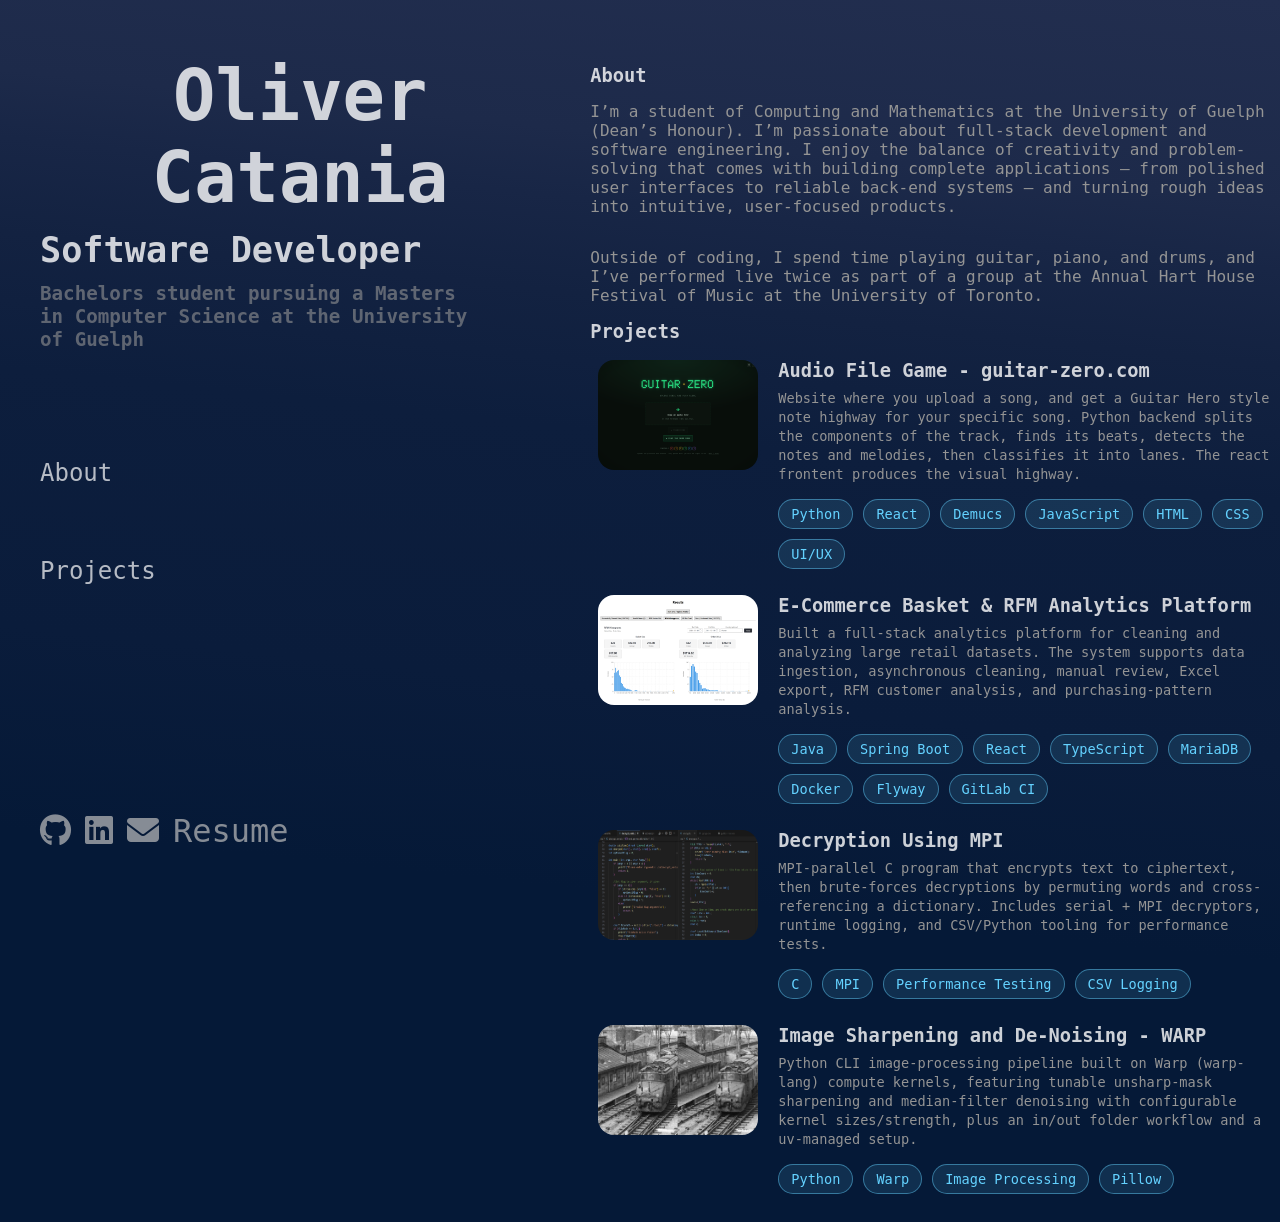
<file: index.html>
<!DOCTYPE html>
<html lang="en">
<head>
    <meta charset="UTF-8">
    <meta name="viewport" content="width=device-width, initial-scale=1.0">
    <title>Oliver Catania</title>
    <link rel="stylesheet" href="css/style.css">
    <link rel="stylesheet" href="https://cdnjs.cloudflare.com/ajax/libs/font-awesome/6.5.0/css/all.min.css">
    <link rel="icon" type="image/png" href="terminal-icon-md-deep-blue.png" sizes="any">

</head>
<body>
    <div class="left-to-right">
        <!-- LEFT DIV -->
        <div class="div1">
            <h1 style="padding-top: 55px;">Oliver Catania</h1>
            <h2 style="padding-top: 10px">Software Developer</h2>
            
            <h4 class="subtitle">Bachelors student pursuing a Masters in Computer Science at the University of Guelph</h4>

            <nav class="section-links">
                <a href="#about">About</a>
                <!-- <a href="#experience">Experience</a> -->
                <a href="#projects">Projects</a>
            </nav>

            <div class="social-icons">
                <a href="https://github.com/olivercatania" target="_blank" rel="noopener noreferrer" aria-label="GitHub">
                    <i class="fa-brands fa-github"></i>
                </a>

                <a href="https://linkedin.com/in/oliver-catania" target="_blank" rel="noopener noreferrer" aria-label="LinkedIn">
                    <i class="fa-brands fa-linkedin"></i>
                </a>

                <a href="mailto:oacatania@gmail.com" aria-label="Email Oliver">
                    <i class="fa-solid fa-envelope"></i>
                </a>

                <a href="/Resume.pdf" target="_blank" rel="noopener noreferrer">
                    Resume
                </a>
            </div>
        </div>
        <!-- RIGHT DIV -->
        <div class="div2 p1">
            <h3 id="about">About</h3>
            
            <p>
                I’m a student of Computing and Mathematics at the University of Guelph (Dean’s Honour). I’m passionate about full-stack development and software
                engineering. I enjoy the balance of creativity and problem-solving that comes with building complete applications —
                from polished user interfaces to reliable back-end systems — and turning rough ideas into intuitive, user-focused
                products.
            </p>
            <p>
                Outside of coding, I spend time playing guitar, piano, and drums, and I’ve performed live twice as part of a group
                at the Annual Hart House Festival of Music at the University of Toronto.
            </p>

            
            <!-- <h3 id="experience">Work Experience</h3>
            <p>More text</p> -->
            <h3 id="projects">Projects</h3>

            <div>
                <a class="projects" href="https://guitar-zero.com" target="_blank" rel="noopener noreferrer">
                    <img src="images/guitar-zero.png" alt="guitar-zero homepage">
                    <div>
                        <h3 style="padding-bottom: 7px">
                             Audio File Game - guitar-zero.com
                        </h3>
                        <span>Website where you upload a song, and get a Guitar Hero style note highway for your specific song. Python backend splits the components of the track, finds its beats, detects the notes and melodies, then classifies it into lanes. The react frontent produces the visual highway.</span>
                        <ul class="tags">
                            <li>Python</li>
                            <li>React</li>
                            <li>Demucs</li>
                            <li>JavaScript</li>
                            <li>HTML</li>
                            <li>CSS</li>
                            <li>UI/UX</li>
                        </ul>
                    </div>
                </a>

                <a class="projects" href="projects/ecommerce-rfm/">
                    <img src="images/e-commerce-images/rfm-histograms.png" alt="Basket-size and order-value analytics dashboard">
                    <div>
                        <h3 style="padding-bottom: 7px">
                             E-Commerce Basket &amp; RFM Analytics Platform
                        </h3>
                        <span>Built a full-stack analytics platform for cleaning and analyzing large retail datasets. The system supports data ingestion, asynchronous cleaning, manual review, Excel export, RFM customer analysis, and purchasing-pattern analysis.</span>
                        <ul class="tags">
                            <li>Java</li>
                            <li>Spring Boot</li>
                            <li>React</li>
                            <li>TypeScript</li>
                            <li>MariaDB</li>
                            <li>Docker</li>
                            <li>Flyway</li>
                            <li>GitLab CI</li>
                        </ul>
                    </div>
                </a>

                <a class="projects" href="https://github.com/olivercatania/c-decrypt" target="_blank" rel="noopener noreferrer">
                    <img src="images/decrypt-fixed.png" alt="photo of code">
                    <div>
                        <h3 style="padding-bottom: 7px">
                            Decryption Using MPI
                        </h3>
                        <span>MPI-parallel C program that encrypts text to ciphertext, then brute-forces decryptions by permuting words and cross-referencing a dictionary. Includes serial + MPI decryptors, runtime logging, and CSV/Python tooling for performance tests.</span>
                        <ul class="tags">
                            <li>C</li>
                            <li>MPI</li>
                            <li>Performance Testing</li>
                            <li>CSV Logging</li>
                        </ul>
                    </div>
                </a>

                <a class="projects" href="https://github.com/olivercatania/warp-image-filters" target="_blank" rel="noopener noreferrer">
                    <img src="images/unsharp.png" alt="train comparison">
                    <div>
                        <h3 style="padding-bottom: 7px">
                            Image Sharpening and De-Noising - WARP
                        </h3>
                        <span>Python CLI image-processing pipeline built on Warp (warp-lang) compute kernels, featuring tunable unsharp-mask sharpening and median-filter denoising with configurable kernel sizes/strength, plus an in/out folder workflow and a uv-managed setup.</span>
                        <ul class="tags">
                            <li>Python</li>
                            <li>Warp</li>
                            <li>Image Processing</li>
                            <li>Pillow</li>
                        </ul>
                    </div>
                </a>

                <!-- <a class="projects" href="https://github.com/olivercatania/personal-website" target="_blank" rel="noopener noreferrer">
                    <img src="images/site.png" alt="website">
                    <div>
                        <h3 style="padding-bottom: 7px">
                            Personal Website
                        </h3>
                        <span>Source code for my personal portfolio site—built with HTML/CSS/JavaScript and deployed on GitHub Pages.
                        </span>
                        <ul class="tags">
                            <li>HTML</li>
                            <li>CSS</li>
                            <li>JavaScript</li>
                            <li>GitHub Pages</li>
                            <li>UI/UX</li>
                        </ul>

                    </div>
                </a> -->
            </div>
        </div>
    </div>
    <script src="js/script.js"></script>
</body>
</html>
</file>
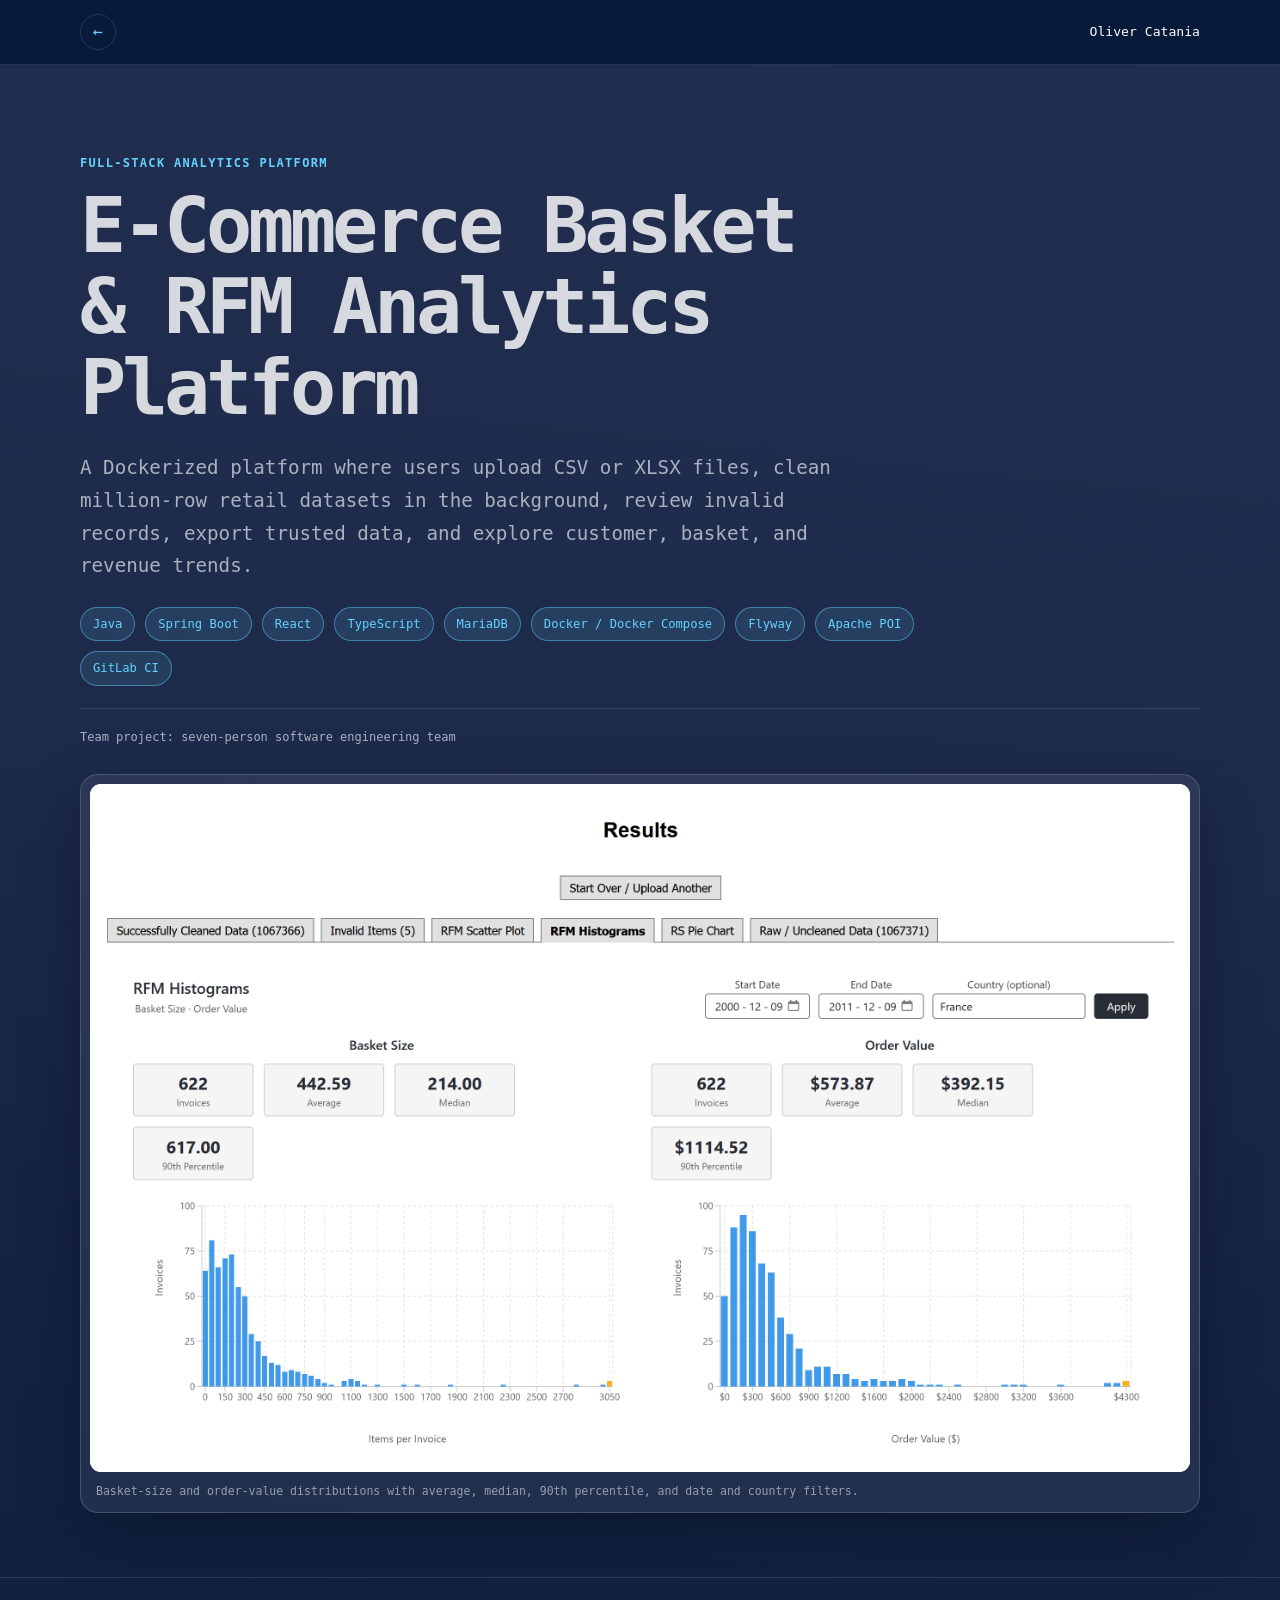
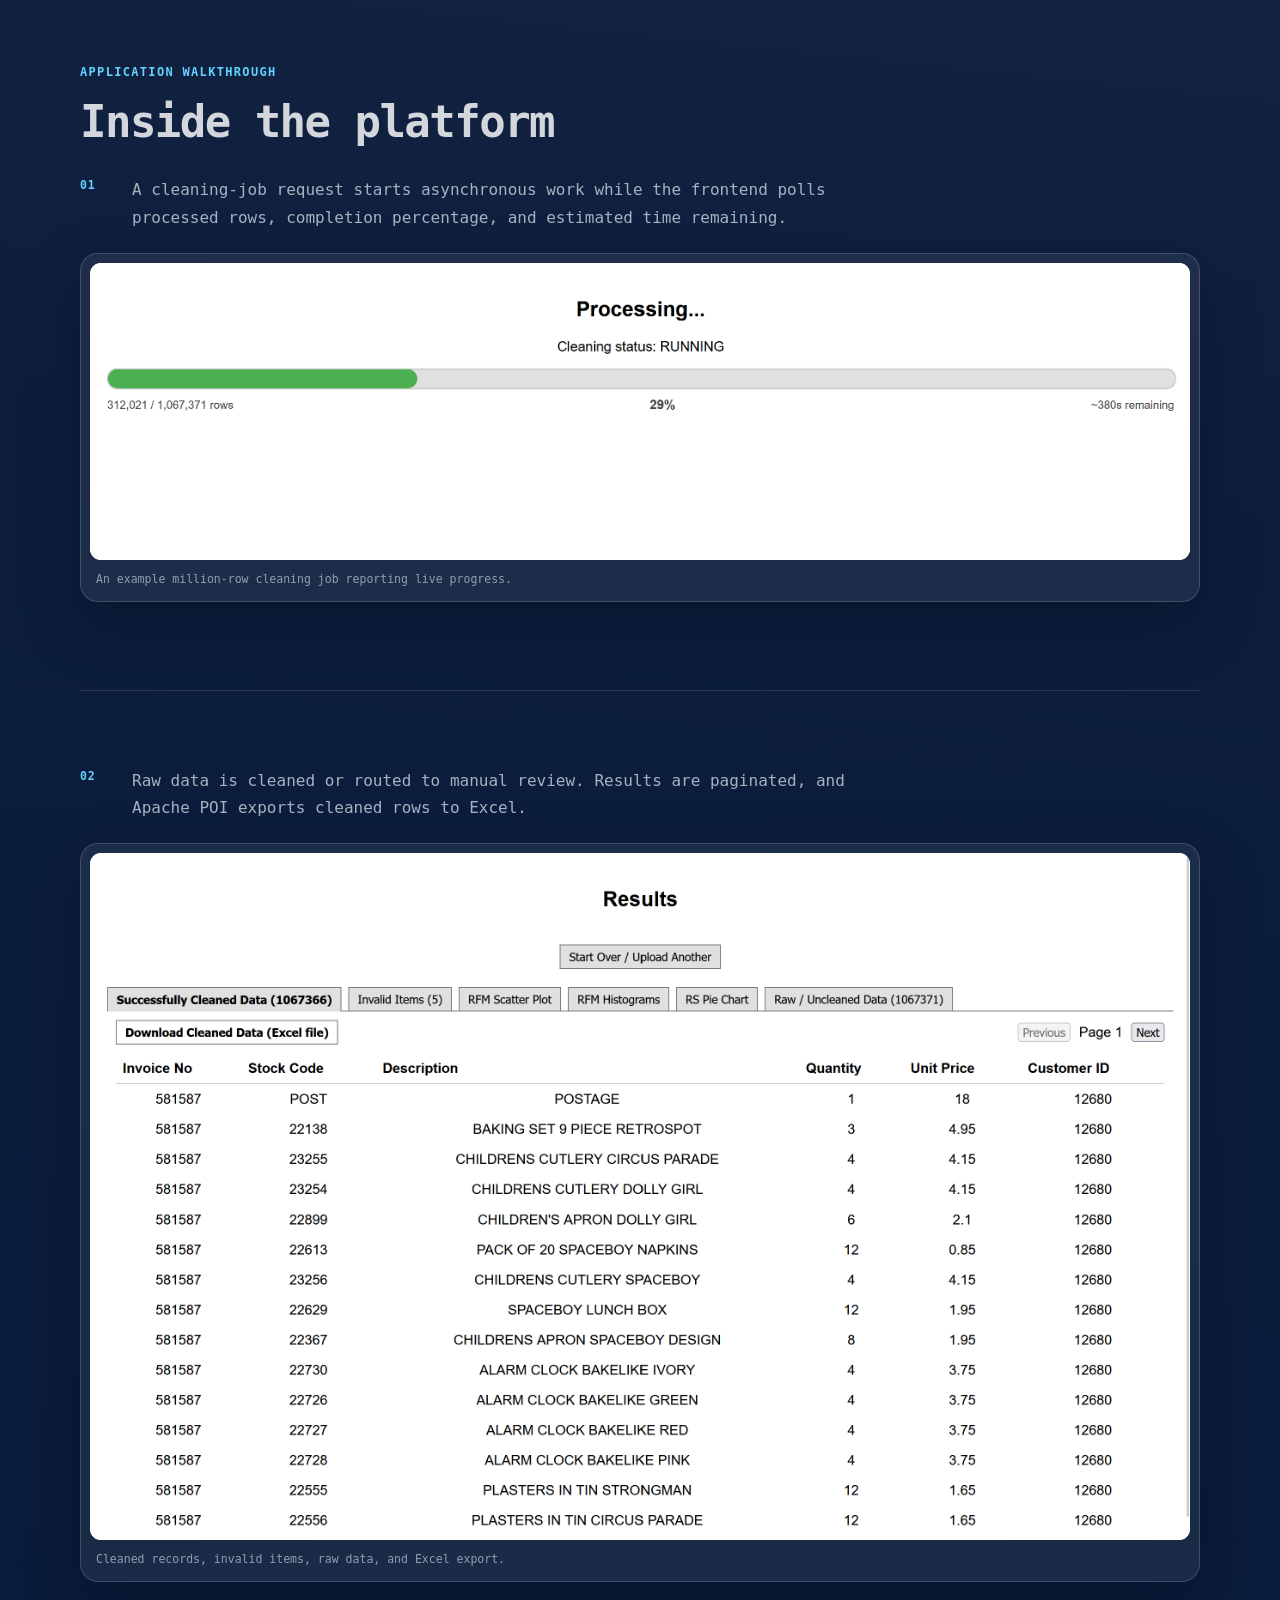
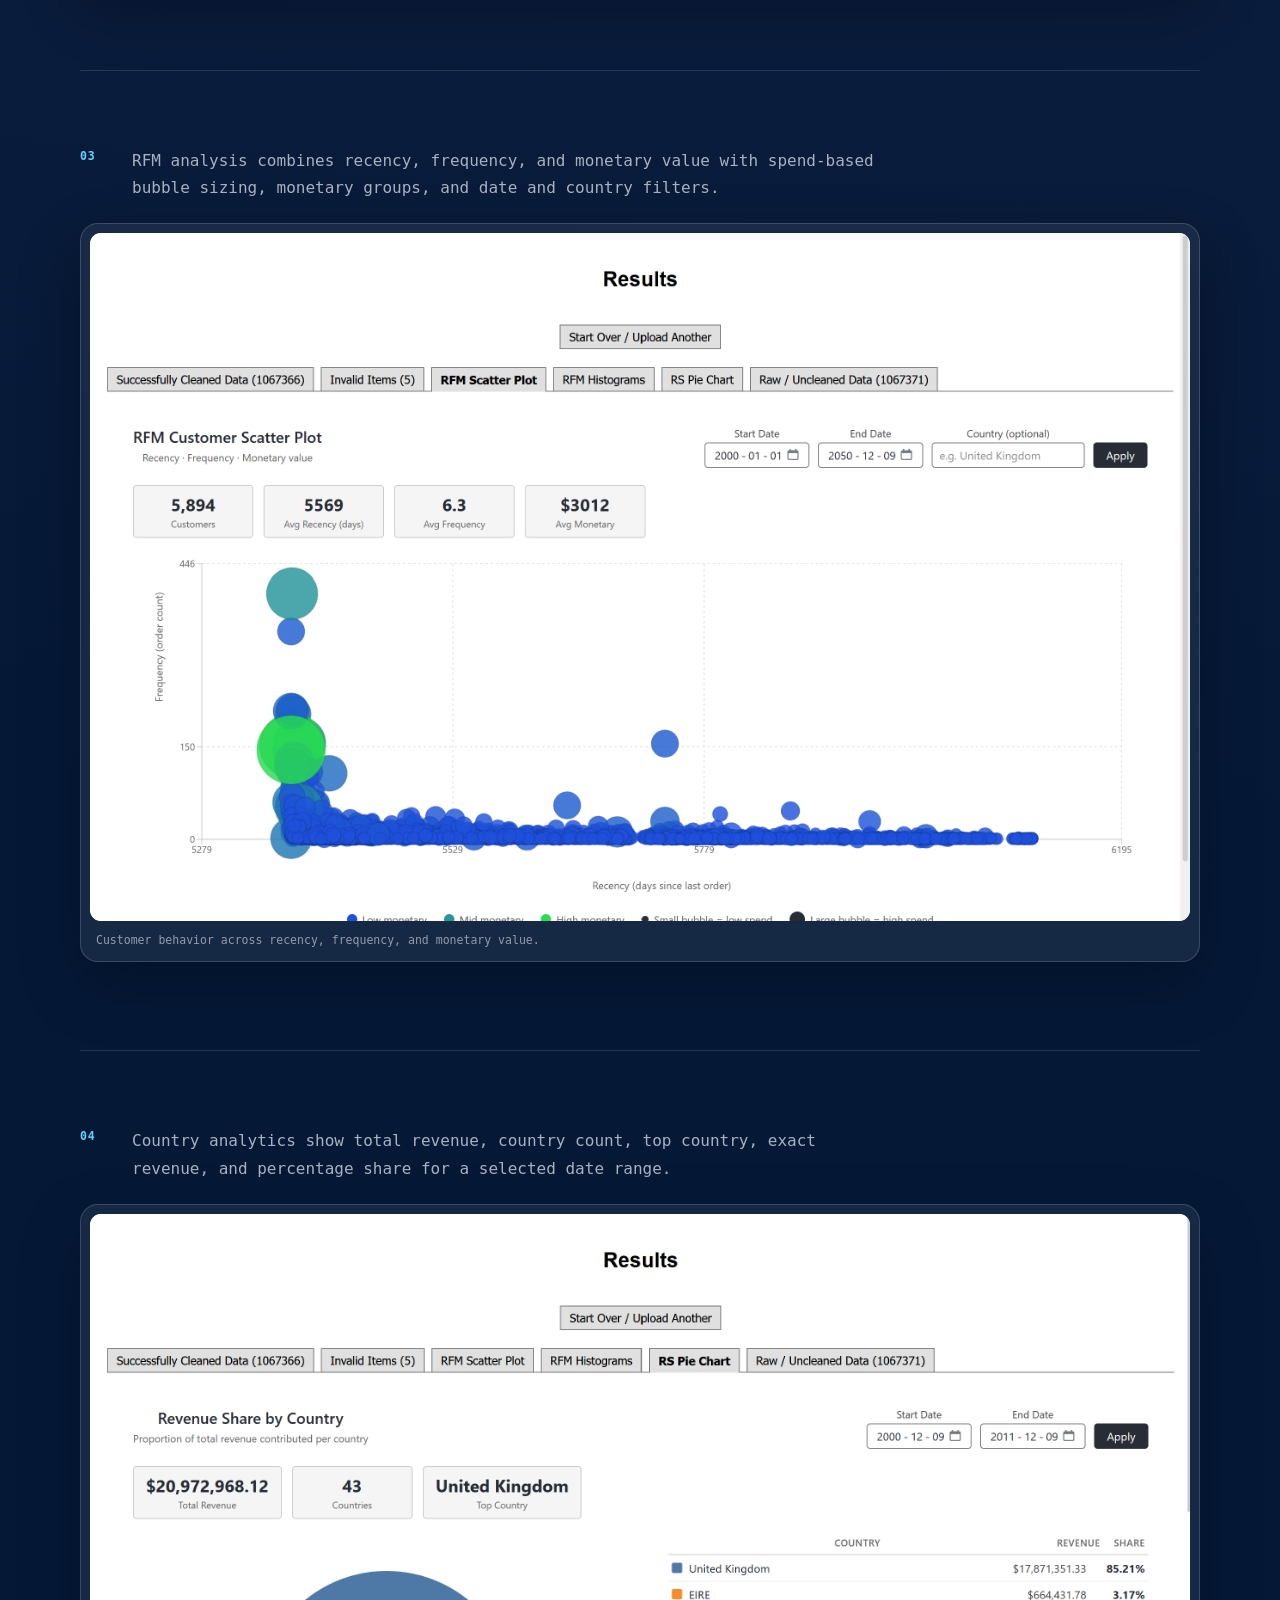
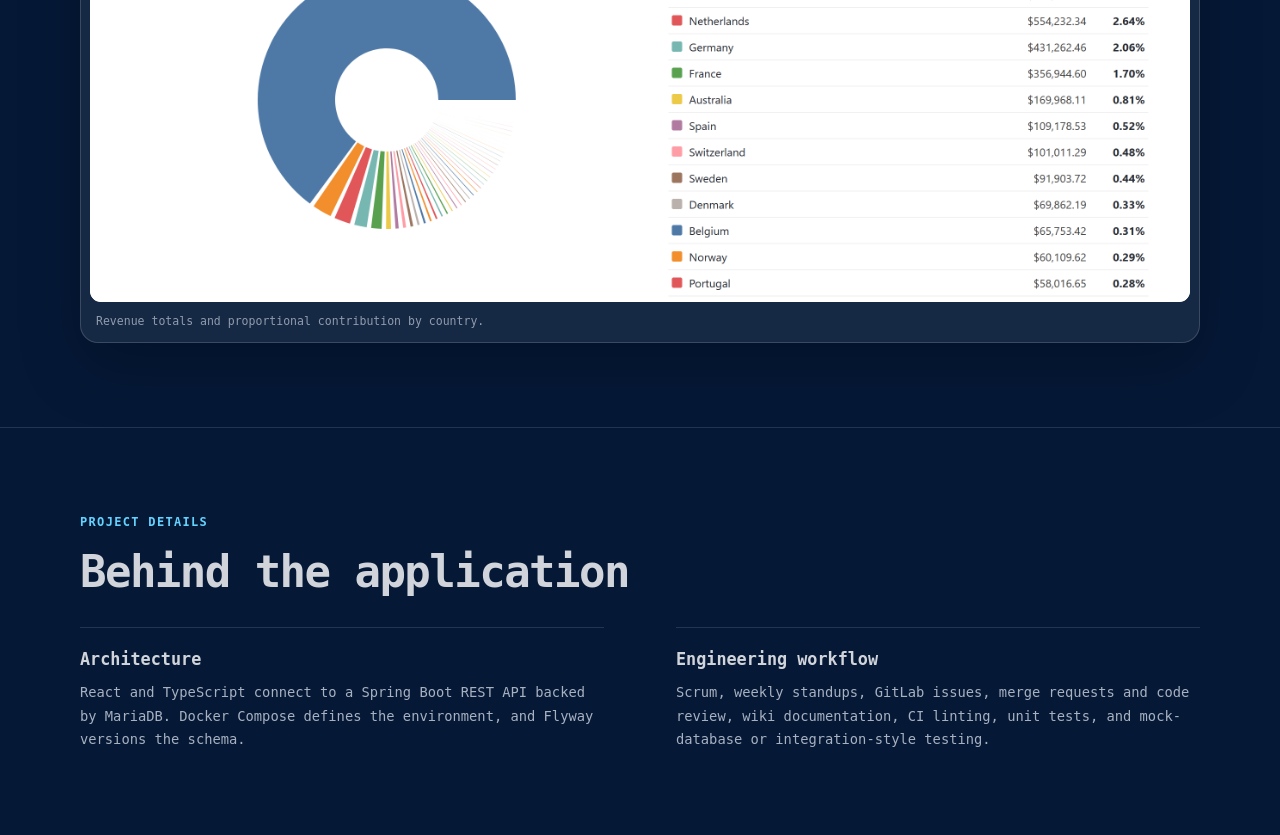
<file: projects/ecommerce-rfm/index.html>
<!DOCTYPE html>
<html lang="en">
<head>
    <meta charset="UTF-8">
    <meta name="viewport" content="width=device-width, initial-scale=1.0">
    <meta name="description" content="A case study of a Dockerized full-stack platform for cleaning and analyzing large retail datasets.">
    <title>E-Commerce Basket &amp; RFM Analytics Platform | Oliver Catania</title>
    <link rel="stylesheet" href="../../css/style.css">
    <link rel="stylesheet" href="case-study.css">
    <link rel="icon" type="image/png" href="../../terminal-icon-md-deep-blue.png" sizes="any">
</head>
<body class="case-study-body">
    <a class="skip-link" href="#main-content">Skip to case study</a>

    <header class="case-header">
        <div class="case-container case-header__inner">
            <a class="back-link back-link--icon" href="../../index.html#projects" aria-label="Back to projects">
                <span aria-hidden="true">&larr;</span>
            </a>
            <a class="site-name" href="../../index.html">Oliver Catania</a>
        </div>
    </header>

    <main id="main-content">
        <article>
            <section class="case-hero" aria-labelledby="case-title">
                <div class="case-container">
                    <p class="eyebrow">Full-stack analytics platform</p>
                    <h1 id="case-title">E-Commerce Basket &amp; RFM Analytics Platform</h1>
                    <p class="hero-summary">
                        A Dockerized platform where users upload CSV or XLSX files, clean million-row retail datasets in the
                        background, review invalid records, export trusted data, and explore customer, basket, and revenue trends.
                    </p>

                    <ul class="tags case-tags" aria-label="Technologies used">
                        <li>Java</li>
                        <li>Spring Boot</li>
                        <li>React</li>
                        <li>TypeScript</li>
                        <li>MariaDB</li>
                        <li>Docker / Docker Compose</li>
                        <li>Flyway</li>
                        <li>Apache POI</li>
                        <li>GitLab CI</li>
                    </ul>

                    <p class="team-context">Team project: seven-person software engineering team</p>

                    <figure class="screenshot-frame hero-screenshot">
                        <a href="../../images/e-commerce-images/rfm-histograms.png" aria-label="Open the full-size RFM histograms application screenshot">
                            <img
                                src="../../images/e-commerce-images/rfm-histograms.png"
                                alt="RFM histogram dashboard showing basket-size and order-value distributions with date and country filters"
                                width="2558"
                                height="1600"
                                fetchpriority="high"
                            >
                        </a>
                        <figcaption>
                            Basket-size and order-value distributions with average, median, 90th percentile, and date and country filters.
                        </figcaption>
                    </figure>
                </div>
            </section>

            <section class="case-section walkthrough-section" aria-labelledby="walkthrough-title">
                <div class="case-container">
                    <div class="section-heading">
                        <p class="section-kicker">Application walkthrough</p>
                        <h2 id="walkthrough-title">Inside the platform</h2>
                    </div>

                    <ol class="photo-list" role="list">
                        <li class="photo-item">
                            <p class="photo-copy">
                                A cleaning-job request starts asynchronous work while the frontend polls processed rows,
                                completion percentage, and estimated time remaining.
                            </p>
                            <figure class="screenshot-frame screenshot-frame--progress">
                                <a href="../../images/e-commerce-images/processing-progress.png" aria-label="Open the full-size cleaning progress screenshot">
                                    <span class="progress-screenshot__viewport">
                                        <img
                                            src="../../images/e-commerce-images/processing-progress.png"
                                            alt="Cleaning job in progress at 312,021 of 1,067,371 rows, showing 29 percent complete and an estimated 380 seconds remaining"
                                            width="2558"
                                            height="1600"
                                            loading="lazy"
                                        >
                                    </span>
                                </a>
                                <figcaption>An example million-row cleaning job reporting live progress.</figcaption>
                            </figure>
                        </li>

                        <li class="photo-item">
                            <p class="photo-copy">
                                Raw data is cleaned or routed to manual review. Results are paginated, and Apache POI exports
                                cleaned rows to Excel.
                            </p>
                            <figure class="screenshot-frame">
                                <a href="../../images/e-commerce-images/cleaned-data-results.png" aria-label="Open the full-size cleaned data results screenshot">
                                    <img
                                        src="../../images/e-commerce-images/cleaned-data-results.png"
                                        alt="Results page with tabs for successfully cleaned data, invalid items, raw data, Excel download, and a paginated records table"
                                        width="2560"
                                        height="1600"
                                        loading="lazy"
                                    >
                                </a>
                                <figcaption>Cleaned records, invalid items, raw data, and Excel export.</figcaption>
                            </figure>
                        </li>

                        <li class="photo-item">
                            <p class="photo-copy">
                                RFM analysis combines recency, frequency, and monetary value with spend-based bubble sizing,
                                monetary groups, and date and country filters.
                            </p>
                            <figure class="screenshot-frame">
                                <a href="../../images/e-commerce-images/rfm-scatter-plot.png" aria-label="Open the full-size RFM customer scatter plot screenshot">
                                    <img
                                        src="../../images/e-commerce-images/rfm-scatter-plot.png"
                                        alt="RFM customer scatter plot with recency and frequency axes, monetary color groups, spend-based bubble sizes, and date and country filters"
                                        width="2560"
                                        height="1600"
                                        loading="lazy"
                                    >
                                </a>
                                <figcaption>Customer behavior across recency, frequency, and monetary value.</figcaption>
                            </figure>
                        </li>

                        <li class="photo-item">
                            <p class="photo-copy">
                                Country analytics show total revenue, country count, top country, exact revenue, and percentage
                                share for a selected date range.
                            </p>
                            <figure class="screenshot-frame">
                                <a href="../../images/e-commerce-images/revenue-share-country.png" aria-label="Open the full-size revenue share by country screenshot">
                                    <img
                                        src="../../images/e-commerce-images/revenue-share-country.png"
                                        alt="Revenue share by country dashboard showing total revenue, 43 countries, top country, a donut chart, country revenue, percentage share, and date filters"
                                        width="2558"
                                        height="1600"
                                        loading="lazy"
                                    >
                                </a>
                                <figcaption>Revenue totals and proportional contribution by country.</figcaption>
                            </figure>
                        </li>
                    </ol>
                </div>
            </section>

            <section class="case-section summary-section" aria-labelledby="details-title">
                <div class="case-container">
                    <div class="section-heading">
                        <p class="section-kicker">Project details</p>
                        <h2 id="details-title">Behind the application</h2>
                    </div>

                    <div class="summary-grid">
                        <section>
                            <h3>Architecture</h3>
                            <p>
                                React and TypeScript connect to a Spring Boot REST API backed by MariaDB. Docker Compose defines
                                the environment, and Flyway versions the schema.
                            </p>
                        </section>

                        <section>
                            <h3>Engineering workflow</h3>
                            <p>
                                Scrum, weekly standups, GitLab issues, merge requests and code review, wiki documentation, CI
                                linting, unit tests, and mock-database or integration-style testing.
                            </p>
                        </section>
                    </div>

                </div>
            </section>
        </article>
    </main>
</body>
</html>
</file>
<file: css/style.css>
html{
  background: #051937;
}

body {
  background: linear-gradient(6deg,rgba(5, 25, 55, 1) 0%, rgba(5, 25, 55, 1) 11%, rgba(5, 25, 55, 1) 29%, rgba(10, 28, 59, 1) 44%, rgba(13, 30, 61, 1) 63%, rgba(19, 34, 65, 1) 73%, rgba(24, 38, 70, 1) 80%, rgba(29, 42, 74, 1) 85%, rgba(34, 46, 79, 1) 100%);
  padding: 0;
  margin: 0;
  width: 100%; 
  min-height: 100vh;
  box-sizing: border-box; 
  color: white;
  font-family: DejaVu Sans Mono, monospace;
  scroll-behavior: smooth;
  padding-bottom: env(safe-area-inset-bottom);
}

@media (min-width: 1150px) {
  .section-links a{
    font-size: 1.5rem !important;
  }
}

@media (min-width: 1400px) {
  .section-links a{
    font-size: 2rem !important;
  }
}

@media (max-width: 1000px) {
  .left-to-right{
    flex-direction: column !important;
  }

  h1{
    font-size: 2.6rem !important;
    padding-top: 40px !important;
  }

  .div1{
    position: static !important;
    height: auto !important;
  }

  .div2{
    padding-right: 10px;
    padding-left: 40px !important;
  }

  .p1{
    padding-top:0px !important;
  }

  .section-links{ 
    display: none !important;
    pointer-events: none !important;
  }
}

@media (max-width: 600px) {
  h1{
    font-size: 2rem !important;
    padding-top: 20px !important;
  }

  .div1, .div2{
    padding-left: 20px!important;
  }

  .contact-form{
    width: max(200px, 50%) !important;
  }

  .projects{
    flex-direction: column;
    padding-right: 8px !important;
    margin-right: 10px !important;
  }

  .projects img{
    width: 100% !important;
    height: 60% !important;
    margin-right: 0px !important;
    margin-bottom: 8px;
  }
}

@media (max-width: 300px) {
  h1{
    padding-top: 20px !important;
    font-size: 1.7rem !important;
  }

  .div1, .div2{
    padding-left: 16px!important;
  }
}

@media (min-height: 650px) {
  .social-icons{
    padding-bottom: 50px !important;
  }

  .social-icons a{
     font-size: 2rem !important;
  }

  .section-links a{
    padding-top: 50px !important;
    font-size: 1.5rem !important;
  }

  h1{
    font-size: 4.4rem !important;
  }

  h2{
    font-size: 2.2rem;
  }

  h4{
    font-size: 1.2rem !important;
  }
}

h1 {
  font-family: DejaVu Sans Mono, monospace;
  font-size: 3rem;
  font-weight: bold;
  text-align: center;
  margin: 0;
  color: rgba(255, 255, 255, 0.8);
}

h2 {
  margin: 0;
  color: rgba(255, 255, 255, 0.8);
}

h3 {
  margin: 0;
  color: rgba(255, 255, 255, 0.8);
}

h4 {
  color: rgba(148, 148, 148, 0.6);
  margin: 0;
  padding-top: 12px;
}

p {
  color: rgb(148, 148, 148);
}

.left-to-right {
  display: flex;
  flex-direction: row;
}

.div1, .div2{
  display: flex;
  flex-direction: column;
  justify-content: flex-start;
  align-items: flex-start; 
}

.div1{
  height: 100vh;

  padding-right: 10px;
  padding-left: 40px;
    
  flex: 43%;
  align-self: flex-start;
  top: 0px;
  position: sticky;
}
.div2{
  padding-left: 20px;
  padding-bottom: 20px;
  flex: 57%;
  min-width: 0;
}

.p1{
  padding-top:65px;
}

.subtitle {
  max-width: 38ch;
}


/* Button group styling */
.section-links{
  margin-top: 48px;
  display: flex;
  flex-direction: column;
  gap: 10px;
}

.section-links a{
  text-decoration: none;
  font-size: 0.95rem;
  color: rgba(255,255,255,0.70);
  width: fit-content;
  transition: color 0.15s ease, transform 0.15s ease;
  margin-top: 10px;
}

.section-links a:hover{
  color: rgba(255,255,255,0.92);
  transform: translateX(3px);
}

.social-icons{
  margin-top: auto;
  padding-top: 18px;
  padding-bottom: 11px;
  display: flex;
  gap: 14px;
}

.social-icons a{
  color: rgba(190, 190, 190, 0.7);
  font-size: 1.25rem;
  text-decoration: none;
  transition: color 0.15s ease, transform 0.15s ease;
}

.social-icons a:hover{
  color: rgba(255,255,255,0.90);
  transform: translateY(-2px);
}

/* Projects section */

.projects {
  display: flex;
  margin-top: 10px;
  padding: 8px;
  border-radius: 16px;
  transition: background-color 190ms ease;
  -webkit-tap-highlight-color: rgba(254, 254, 254, 0.08);
  touch-action: pan-y;

  text-decoration: none;
}

.projects.is-pressed{
  background-color: rgba(254, 254, 254, 0.05);
}

.projects:hover{
  background-color: rgba(254, 254, 254, 0.05)
}

.projects:link{
  color: rgb(148, 148, 148);
}

.projects:visited{
  color: rgb(148, 148, 148);
}

.projects img{
  width: 160px;
  height: 110px;
  margin-right: 20px;
  margin-bottom: 18px;

  border-radius: 16px;
}

.projects span{
  font-size: 0.85rem;
}

/* TAGS */

.tags {
  display: flex;
  flex-wrap: wrap;
  gap: 10px;
  list-style: none;
  padding: 0;
  margin-bottom: 0;
}

.tags li{
  padding: 6px 12px;
  border-radius: 999px;
  color: #64D2FF;
  border: 1px solid rgba(100, 210, 255, 0.45);
  background: rgba(100, 210, 255, 0.12);
  font-size: 0.85rem;
}
</file>
<file: projects/ecommerce-rfm/case-study.css>
:root {
  --case-bg: #051937;
  --case-text: rgba(255, 255, 255, 0.82);
  --case-muted: rgb(168, 177, 192);
  --case-accent: #64d2ff;
  --case-line: rgba(255, 255, 255, 0.12);
  --case-panel: rgba(255, 255, 255, 0.05);
}

* {
  box-sizing: border-box;
}

.case-study-body {
  overflow-x: hidden;
  line-height: 1.7;
}

.case-study-body a {
  color: inherit;
}

.case-study-body a:focus-visible {
  outline: 2px solid var(--case-accent);
  outline-offset: 4px;
}

.skip-link {
  position: fixed;
  top: 12px;
  left: 12px;
  z-index: 100;
  padding: 10px 14px;
  border-radius: 8px;
  background: white;
  color: var(--case-bg) !important;
  transform: translateY(-180%);
}

.skip-link:focus {
  transform: translateY(0);
}

.case-container {
  width: min(1120px, calc(100% - 48px));
  margin-inline: auto;
}

.case-header {
  position: sticky;
  top: 0;
  z-index: 20;
  border-bottom: 1px solid var(--case-line);
  background: rgba(5, 25, 55, 0.88);
  -webkit-backdrop-filter: blur(16px);
  backdrop-filter: blur(16px);
}

.case-header__inner {
  display: flex;
  align-items: center;
  justify-content: space-between;
  min-height: 64px;
  gap: 20px;
}

.back-link,
.site-name {
  color: var(--case-text);
  text-decoration: none;
  transition: color 150ms ease;
}

.back-link {
  display: inline-flex;
  align-items: center;
  gap: 9px;
  font-size: 0.9rem;
}

.back-link span {
  color: var(--case-accent);
  font-size: 1.15em;
  transition: transform 150ms ease;
}

.back-link--icon {
  justify-content: center;
  width: 36px;
  height: 36px;
  border: 1px solid var(--case-line);
  border-radius: 50%;
}

.back-link:hover,
.site-name:hover {
  color: white;
}

.back-link:hover span {
  transform: translateX(-3px);
}

.site-name {
  color: rgba(255, 255, 255, 0.58);
  font-size: 0.82rem;
}

.case-hero {
  padding: clamp(52px, 7vw, 88px) 0 64px;
}

.eyebrow,
.section-kicker {
  margin: 0 0 13px;
  color: var(--case-accent);
  font-size: 0.75rem;
  font-weight: 700;
  letter-spacing: 0.11em;
  text-transform: uppercase;
}

.case-study-body .case-hero h1 {
  max-width: 17ch;
  margin: 0;
  color: var(--case-text);
  font-size: clamp(2.35rem, 6vw, 5.1rem) !important;
  line-height: 1.05;
  letter-spacing: -0.055em;
  text-align: left;
}

.hero-summary {
  max-width: 760px;
  margin: 24px 0 0;
  color: var(--case-muted);
  font-size: clamp(1.02rem, 2vw, 1.2rem);
}

.case-tags {
  max-width: 930px;
  margin-top: 24px;
}

.case-tags li {
  font-size: 0.76rem;
}

.team-context {
  margin: 22px 0 26px;
  padding-top: 18px;
  border-top: 1px solid var(--case-line);
  color: var(--case-muted);
  font-size: 0.75rem;
}

.screenshot-frame {
  width: 100%;
  margin: 0;
  padding: 9px;
  overflow: hidden;
  border: 1px solid rgba(255, 255, 255, 0.16);
  border-radius: 18px;
  background: rgba(255, 255, 255, 0.065);
  box-shadow: 0 24px 60px rgba(0, 7, 20, 0.32);
}

.screenshot-frame a,
.screenshot-frame img,
.progress-screenshot__viewport {
  display: block;
}

.screenshot-frame a {
  overflow: hidden;
  border-radius: 11px;
  background: white;
}

.screenshot-frame img {
  width: 100%;
  height: auto;
  border-radius: 10px;
}

.screenshot-frame figcaption {
  padding: 10px 6px 2px;
  color: rgba(192, 201, 214, 0.72);
  font-size: 0.72rem;
}

.progress-screenshot__viewport {
  aspect-ratio: 3.7 / 1;
  overflow: hidden;
}

.progress-screenshot__viewport img {
  height: 100%;
  object-fit: cover;
  object-position: top center;
}

.case-section {
  padding: clamp(58px, 7vw, 84px) 0;
  border-top: 1px solid var(--case-line);
}

.section-heading {
  max-width: 820px;
  margin-bottom: 28px;
}

.case-study-body h2 {
  margin: 0;
  color: var(--case-text);
  font-size: clamp(1.7rem, 3.5vw, 2.75rem);
  line-height: 1.2;
  letter-spacing: -0.035em;
}

.case-study-body h3 {
  margin: 0 0 11px;
  color: var(--case-text);
  font-size: 1.05rem;
  line-height: 1.35;
}

.section-heading > p:last-child,
.summary-grid p {
  color: var(--case-muted);
}

.section-heading > p:last-child {
  max-width: 74ch;
  margin: 16px 0 0;
}

.photo-list {
  margin: 0;
  padding: 0;
  list-style: none;
  counter-reset: photo-item;
}

.photo-item {
  counter-increment: photo-item;
}

.photo-item + .photo-item {
  margin-top: clamp(58px, 8vw, 88px);
  padding-top: clamp(52px, 7vw, 76px);
  border-top: 1px solid var(--case-line);
}

.photo-copy {
  display: grid;
  grid-template-columns: 38px minmax(0, 1fr);
  gap: 14px;
  max-width: 820px;
  margin: 0 0 22px;
  color: var(--case-muted);
}

.photo-copy::before {
  content: "0" counter(photo-item);
  color: var(--case-accent);
  font-size: 0.72rem;
  font-weight: 700;
  letter-spacing: 0.08em;
}

.case-study-body code {
  padding: 0.12em 0.35em;
  border: 1px solid rgba(100, 210, 255, 0.22);
  border-radius: 5px;
  background: rgba(100, 210, 255, 0.08);
  color: #9fe5ff;
  font-family: inherit;
  font-size: 0.88em;
  white-space: nowrap;
}

.summary-grid {
  display: grid;
  grid-template-columns: repeat(2, minmax(0, 1fr));
  gap: clamp(30px, 6vw, 72px);
}

.summary-grid section {
  padding-top: 20px;
  border-top: 1px solid var(--case-line);
}

.summary-grid p {
  margin: 0;
  font-size: 0.86rem;
}

@media (max-width: 760px) {
  .case-container {
    width: min(100% - 32px, 1120px);
  }

  .case-hero {
    padding-top: 42px;
  }

  .case-study-body .case-hero h1 {
    font-size: clamp(2.1rem, 10.5vw, 3.4rem) !important;
    letter-spacing: -0.045em;
  }

  .progress-screenshot__viewport {
    aspect-ratio: 3 / 1;
  }

  .photo-item + .photo-item {
    margin-top: 52px;
    padding-top: 46px;
  }

  .photo-copy {
    grid-template-columns: 30px minmax(0, 1fr);
    gap: 10px;
  }

  .summary-grid {
    grid-template-columns: 1fr;
    gap: 28px;
  }
}

@media (max-width: 460px) {
  .case-header__inner {
    min-height: 58px;
  }

  .site-name {
    display: none;
  }

  .case-tags {
    gap: 8px;
  }

  .case-tags li {
    padding: 5px 9px;
    font-size: 0.68rem;
  }

  .screenshot-frame {
    padding: 5px;
    border-radius: 13px;
  }

  .screenshot-frame a,
  .screenshot-frame img {
    border-radius: 8px;
  }

  .screenshot-frame figcaption {
    padding-inline: 4px;
    font-size: 0.64rem;
    line-height: 1.55;
  }

  .progress-screenshot__viewport {
    aspect-ratio: 2.6 / 1;
  }
}

@media (prefers-reduced-motion: reduce) {
  .case-study-body {
    scroll-behavior: auto;
  }

  .back-link,
  .site-name,
  .back-link span {
    transition: none;
  }
}
</file>
